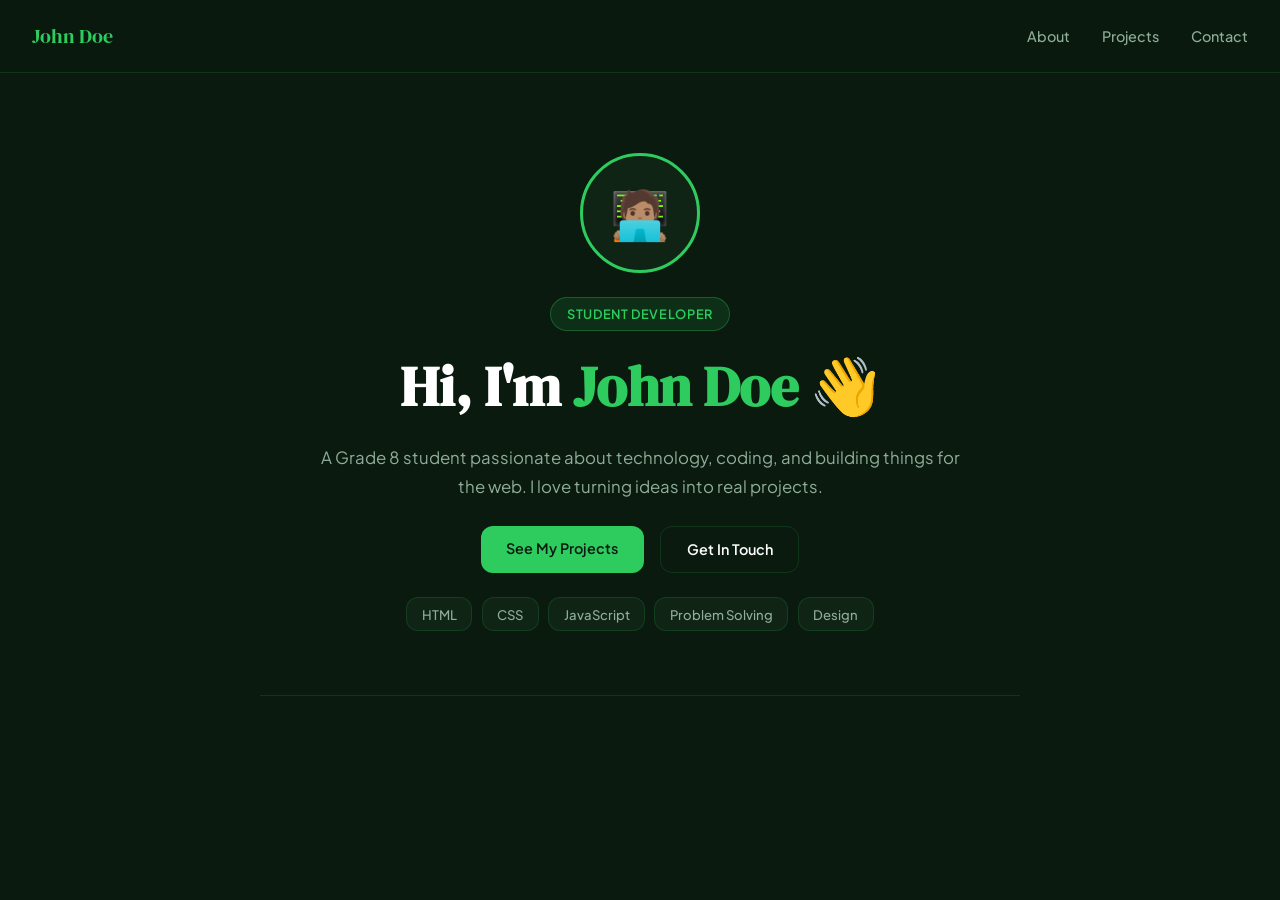
<file: St. Christopher Portfolio/index.html>
<html lang="en">

<head>
  <meta charset="UTF-8" />
  <meta name="viewport" content="width=device-width, initial-scale=1.0" />
  <title>My Portfolio</title>

  <!-- Google Fonts: load our two fonts from the internet -->
  <link rel="preconnect" href="https://fonts.googleapis.com">
  <link rel="preconnect" href="https://fonts.gstatic.com" crossorigin>
  <link
    href="https://fonts.googleapis.com/css2?family=DM+Serif+Display:ital@0;1&family=Plus+Jakarta+Sans:wght@400;500;600;700&display=swap"
    rel="stylesheet">

  <!-- Our stylesheet — this is how we link an external CSS file -->
  <link rel="stylesheet" href="style.css" />
</head>


<body>
  <nav>
    <!-- Brand name / logo — EDIT THIS to your name or nickname -->
    <a href="#" class="nav-brand">John Doe</a>

    <!-- Navigation links — each href="#id" scrolls to that section -->
    <ul class="nav-links">
      <li><a href="#about">About</a></li>
      <li><a href="#projects">Projects</a></li>
      <li><a href="#contact">Contact</a></li>
    </ul>
  </nav>

  <!-- =====================
       HERO SECTION
  ====================== -->
  <section class="hero" id="about">

    <!-- Avatar: replace the emoji with your own -->
    <div class="avatar">🧑🏽‍💻</div>

    <!-- Badge: your role or title — EDIT THIS -->
    <span class="badge">Student Developer</span>

    <!-- Main heading — EDIT the name inside <span> -->
    <h1>Hi, I'm <span>John Doe</span> 👋</h1>

    <!-- Short bio — EDIT THIS with 1-2 sentences about yourself -->
    <p>
      A Grade 8 student passionate about technology, coding, and building
      things for the web. I love turning ideas into real projects.
    </p>

    <!-- Two call-to-action buttons -->
    <div class="hero-buttons">
      <a href="#projects" class="btn btn-primary">See My Projects</a>
      <a href="#contact" class="btn btn-outline">Get In Touch</a>
    </div>

    <!-- Skill tags — EDIT or ADD your own skills -->
    <div class="skills-row">
      <span class="skill-tag">HTML</span>
      <span class="skill-tag">CSS</span>
      <span class="skill-tag">JavaScript</span>
      <span class="skill-tag">Problem Solving</span>
      <span class="skill-tag">Design</span>
    </div>

  </section>

  <hr class="divider">

</body>

</html>
</file>
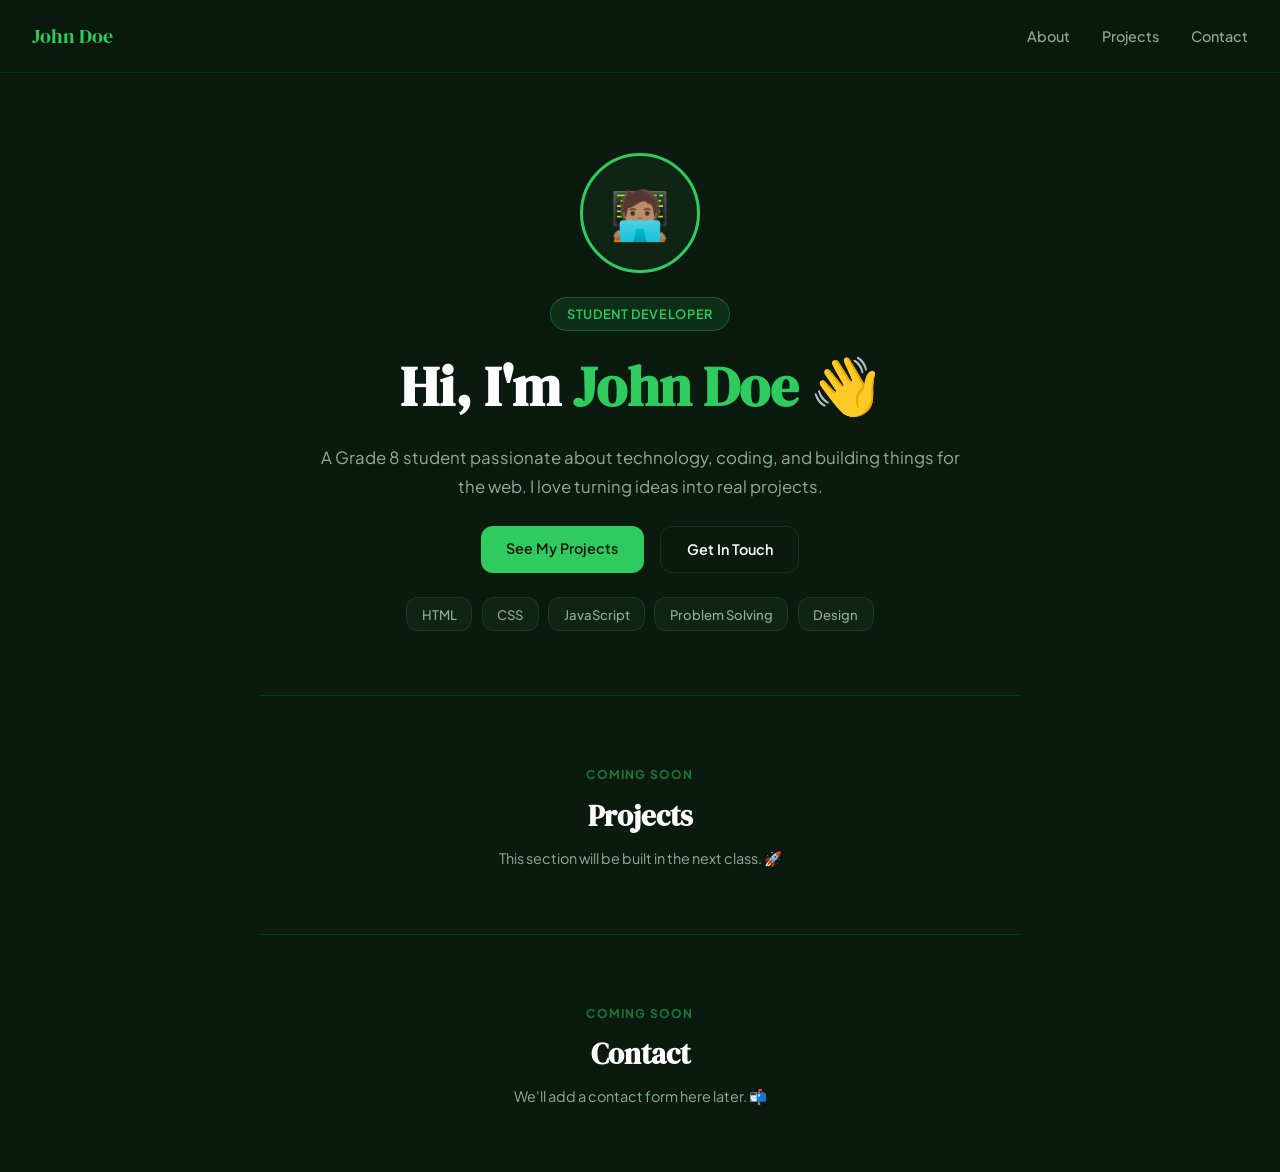
<file: MPJSK/G9 26T2 Portfolio/index.html>
<!DOCTYPE html>
<html lang="en">

<head>
  <meta charset="UTF-8" />
  <meta name="viewport" content="width=device-width, initial-scale=1.0" />
  <title>My Portfolio</title>

  <!-- Google Fonts: load our two fonts from the internet -->
  <link rel="preconnect" href="https://fonts.googleapis.com">
  <link rel="preconnect" href="https://fonts.gstatic.com" crossorigin>
  <link
    href="https://fonts.googleapis.com/css2?family=DM+Serif+Display:ital@0;1&family=Plus+Jakarta+Sans:wght@400;500;600;700&display=swap"
    rel="stylesheet">

  <!-- Our stylesheet — this is how we link an external CSS file -->
  <link rel="stylesheet" href="style.css" />
</head>

<body>

  <!-- =====================
       NAVBAR
  ====================== -->
  <nav>
    <!-- Brand name / logo — EDIT THIS to your name or nickname -->
    <a href="#" class="nav-brand">John Doe</a>

    <!-- Navigation links — each href="#id" scrolls to that section -->
    <ul class="nav-links">
      <li><a href="#about">About</a></li>
      <li><a href="#projects">Projects</a></li>
      <li><a href="#contact">Contact</a></li>
    </ul>
  </nav>


  <!-- =====================
       HERO SECTION
  ====================== -->
  <section class="hero" id="about">

    <!-- Avatar: replace the emoji with your own -->
    <div class="avatar">🧑🏽‍💻</div>

    <!-- Badge: your role or title — EDIT THIS -->
    <span class="badge">Student Developer</span>

    <!-- Main heading — EDIT the name inside <span> -->
    <h1>Hi, I'm <span>John Doe</span> 👋</h1>

    <!-- Short bio — EDIT THIS with 1-2 sentences about yourself -->
    <p>
      A Grade 8 student passionate about technology, coding, and building
      things for the web. I love turning ideas into real projects.
    </p>

    <!-- Two call-to-action buttons -->
    <div class="hero-buttons">
      <a href="#projects" class="btn btn-primary">See My Projects</a>
      <a href="#contact" class="btn btn-outline">Get In Touch</a>
    </div>

    <!-- Skill tags — EDIT or ADD your own skills -->
    <div class="skills-row">
      <span class="skill-tag">HTML</span>
      <span class="skill-tag">CSS</span>
      <span class="skill-tag">JavaScript</span>
      <span class="skill-tag">Problem Solving</span>
      <span class="skill-tag">Design</span>
    </div>

  </section>

  <hr class="divider">

  <!-- PROJECTS — Next Class -->
  <section class="coming-soon" id="projects">
    <span class="section-label">Coming Soon</span>
    <h2>Projects</h2>
    <p>This section will be built in the next class. 🚀</p>
  </section>

  <hr class="divider">

  <!-- CONTACT — Future Class -->
  <section class="coming-soon" id="contact">
    <span class="section-label">Coming Soon</span>
    <h2>Contact</h2>
    <p>We'll add a contact form here later. 📬</p>
  </section>

</body>

</html>
</file>
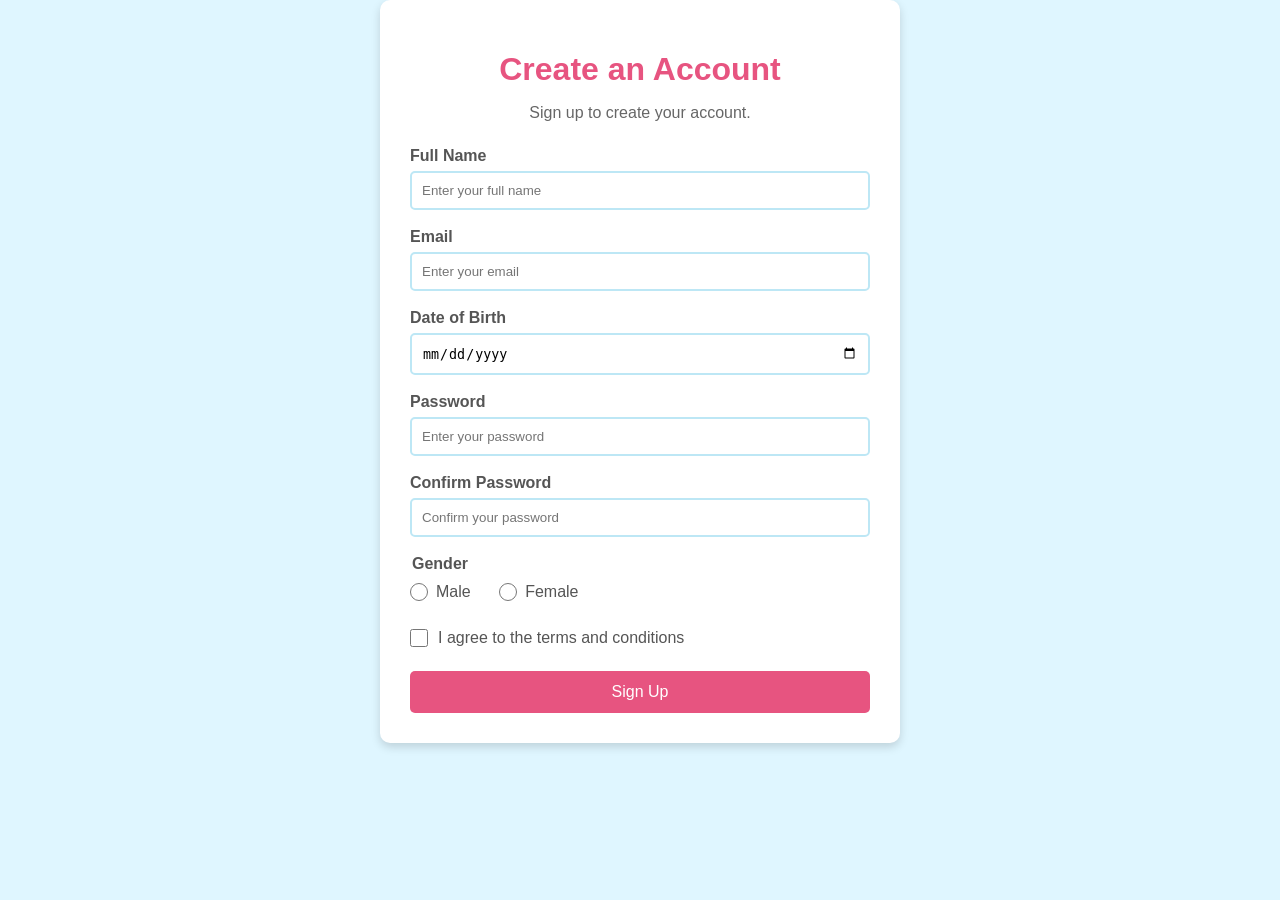
<file: MHSK/form.html>
<!DOCTYPE html>
<html lang="en">

<head>
    <meta charset="UTF-8">
    <title>Sign Up</title>
    <link rel="stylesheet" href="form.css">
</head>

<body>

    <form>

        <h1>Create an Account</h1>

        <p>Sign up to create your account.</p>

        <label for="fullname">Full Name</label>
        <input type="text" id="fullName" placeholder="Enter your full name">

        <label for="email">Email</label>
        <input type="email" id="email" placeholder="Enter your email">

        <label for="DOB">Date of Birth</label>
        <input type="date" id="DOB" placeholder="enter date of birth">

        <label for="password">Password</label>
        <input type="password" id="password" placeholder="Enter your password">

        <label for="confirmPassword">Confirm Password</label>
        <input type="password" id="confirmPassword" placeholder="Confirm your password">

        <fieldset class="gender-group">
            <legend>Gender</legend>

            <label class="radio-option" for="male">
                <input type="radio" id="male" name="gender" value="male" required>
                <span>Male</span>
            </label>

            <label class="radio-option" for="female">
                <input type="radio" id="female" name="gender" value="female">
                <span>Female</span>
            </label>
        </fieldset>

        <label class="checkbox-option" for="terms">
            <input type="checkbox" id="terms" name="terms" required>
            <span>I agree to the terms and conditions</span>
        </label>

        <button type="submit">Sign Up</button>

    </form>

</body>

</html>
</file>
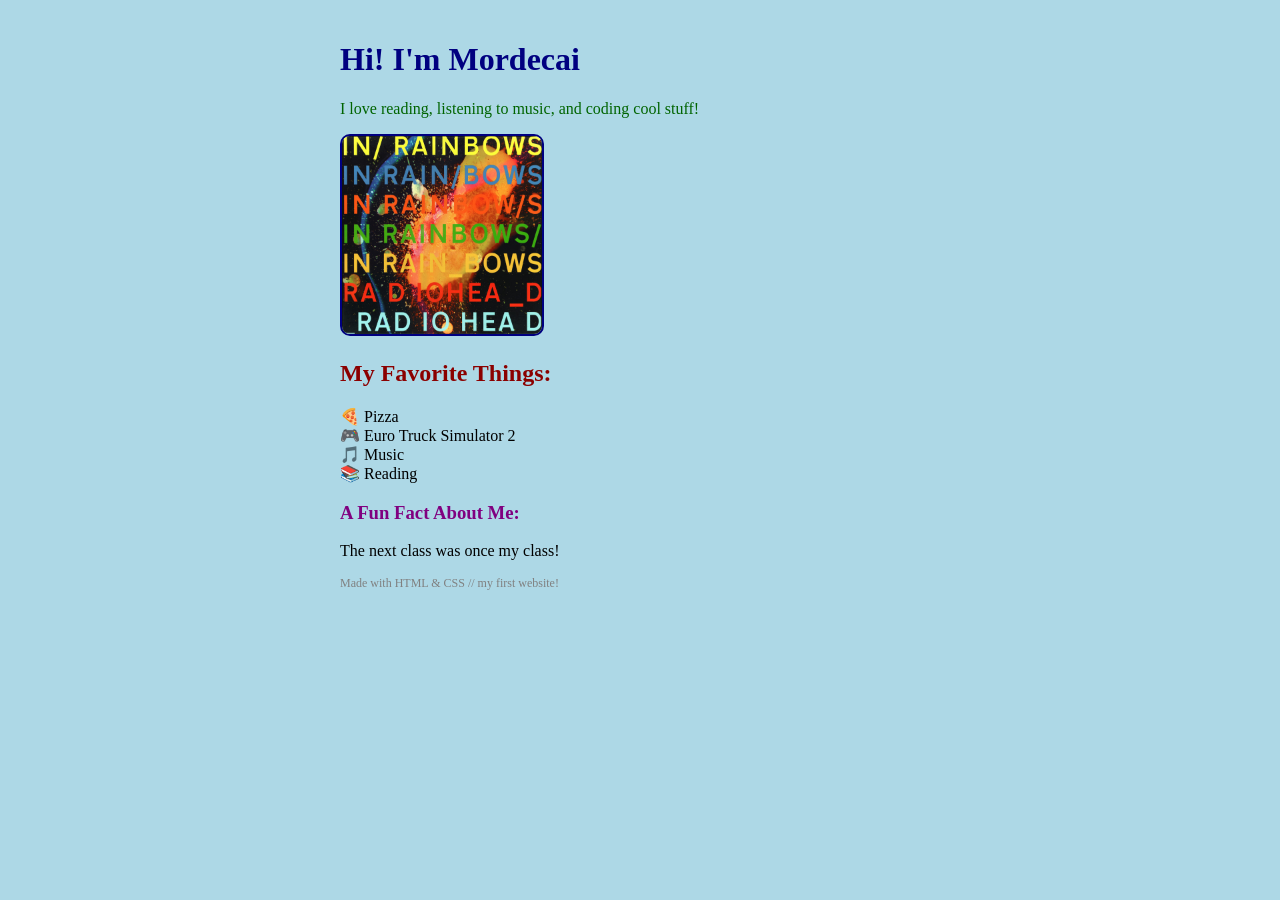
<file: MPJSK/final-website.html>
<!DOCTYPE html>
<html>

<head>
  <title>My Profile Page</title>
</head>

<body style="background-color: lightblue; max-width: 600px; margin: auto; padding: 20px;">
   
  <h1 style="color: navy;">Hi! I'm Mordecai</h1>

  <p style="color: darkgreen;">I love reading, listening to music, and coding cool stuff!</p>

  <img src="./images/in-rainbows.jpg" alt="In Rainbows Album Cover" width="200"
    style="border-radius: 10px; border: 2px solid navy;" />

  <h2 style="color: darkred;">My Favorite Things:</h2>
  <ul style="list-style: none; padding: 0;">
    <li>🍕 Pizza</li>
    <li>🎮 Euro Truck Simulator 2</li>
    <li>🎵 Music</li>
    <li>📚 Reading</li>
  </ul>

  <h3 style="color: purple;">A Fun Fact About Me:</h3>
  <p style="color: black;">The next class was once my class!</p>

  <p style="font-size: 12px; color: gray;">Made with HTML & CSS // my first website!</p>

</body>

</html>
</file>
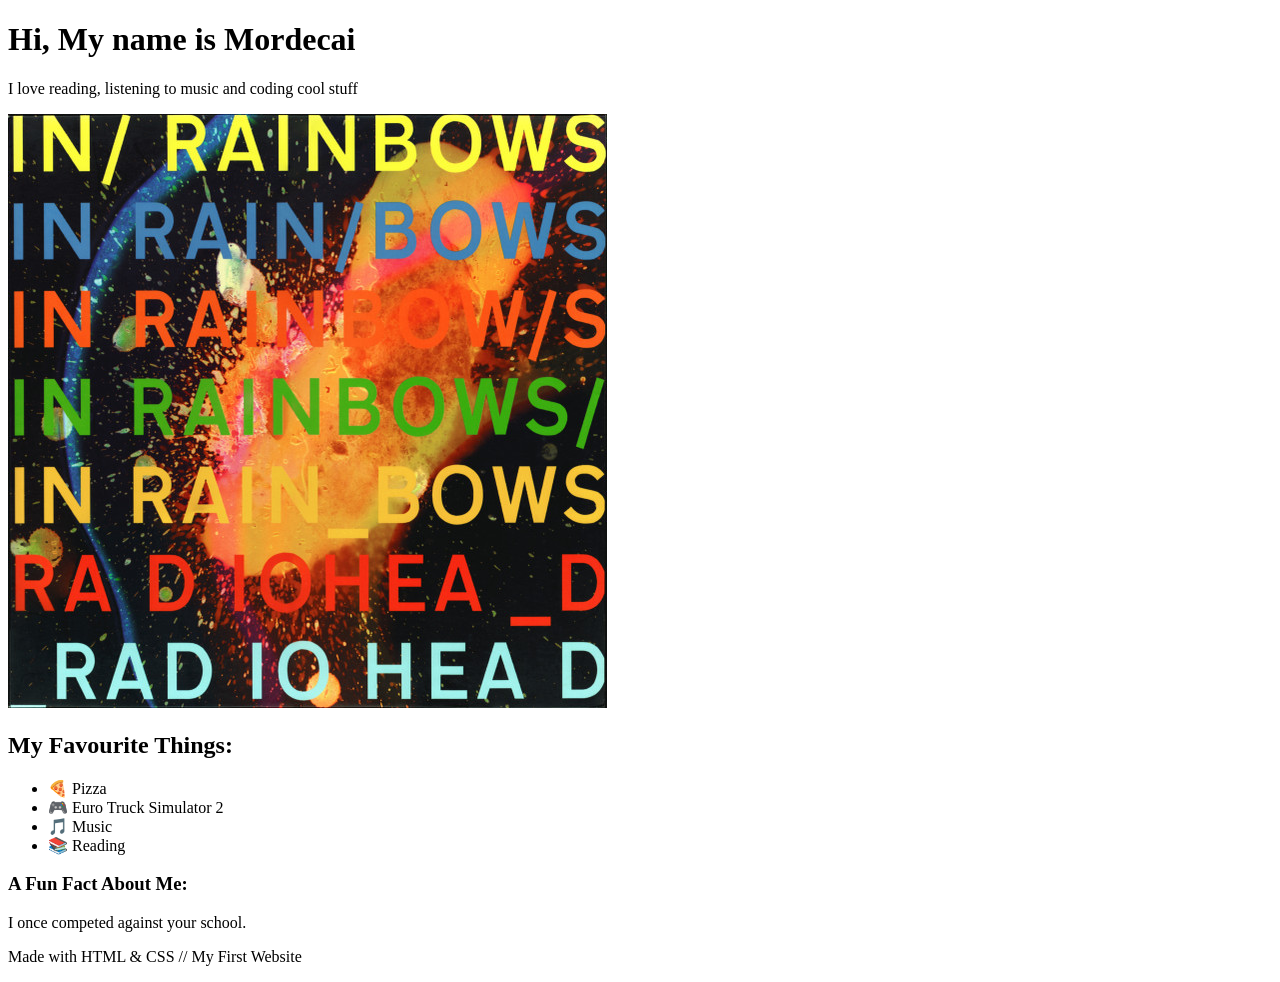
<file: MPJSK/lesson-1.html>
<!DOCTYPE html>
<html>

<head>
  <title>My Profile Page</title>
</head>

<body>
  <h1>Hi, My name is Mordecai</h1>

  <p>I love reading, listening to music and coding cool stuff</p>

  <img src="images/in-rainbows.jpg" alt="In Rainbows Album Cover">

  <h2>My Favourite Things:</h2>
  <ul>
    <li>🍕 Pizza</li>
    <li>🎮 Euro Truck Simulator 2</li>
    <li>🎵 Music</li>
    <li>📚 Reading</li>
  </ul>

  <h3>A Fun Fact About Me:</h3>
  <p>I once competed against your school.</p>

  <p>Made with HTML & CSS // My First Website</p>
</body>

</html>
</file>
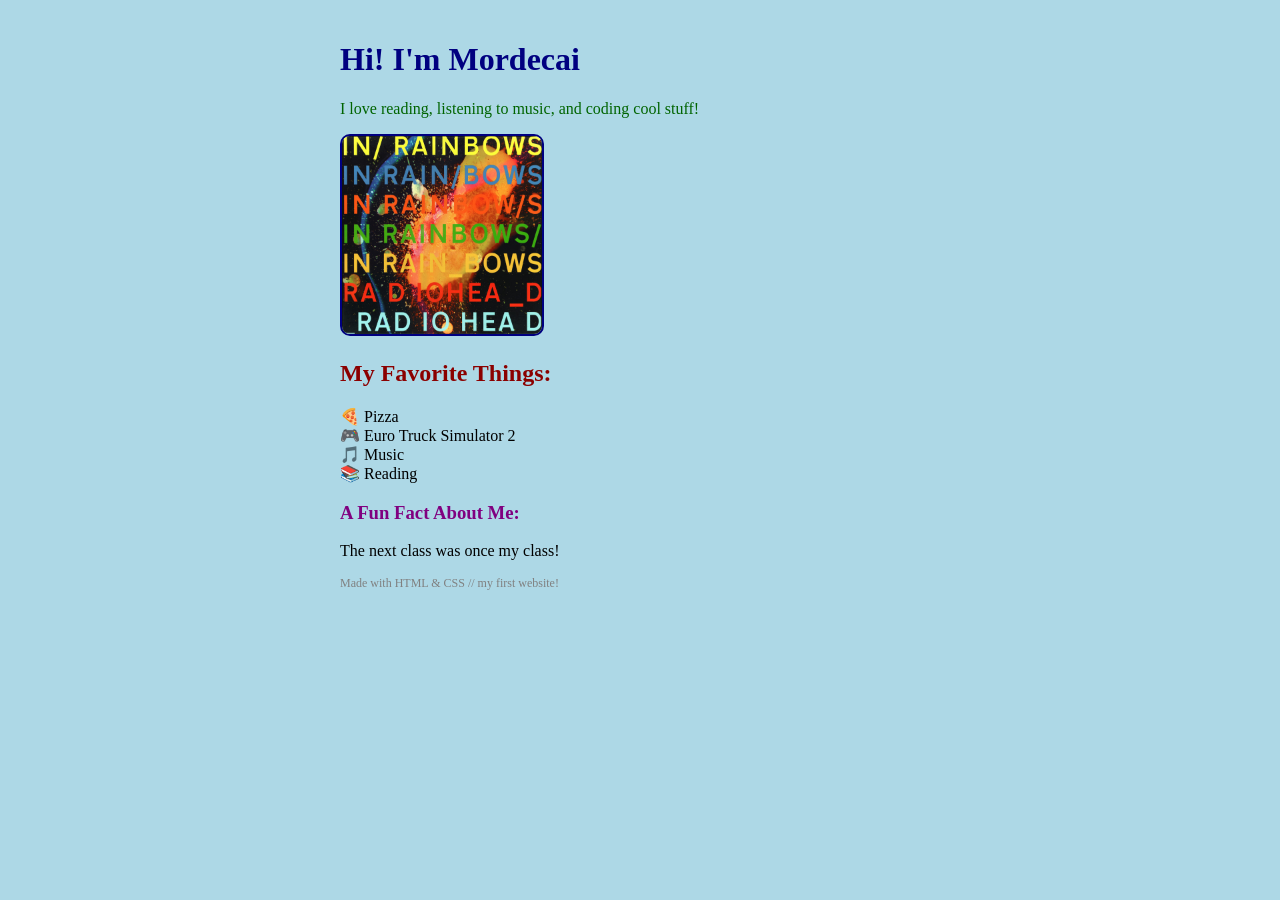
<file: SSS/final-website.html>
<!DOCTYPE html>
<html>

<head>
  <title>My Profile Page</title>
</head>

<body style="background-color: lightblue; max-width: 600px; margin: auto; padding: 20px;">

  <h1 style="color: navy;">Hi! I'm Mordecai</h1>

  <p style="color: darkgreen;">I love reading, listening to music, and coding cool stuff!</p>

  <img src="./images/in-rainbows.jpg" alt="In Rainbows Album Cover" width="200"
    style="border-radius: 10px; border: 2px solid navy;" />

  <h2 style="color: darkred;">My Favorite Things:</h2>
  <ul style="list-style: none; padding: 0;">
    <li>🍕 Pizza</li>
    <li>🎮 Euro Truck Simulator 2</li>
    <li>🎵 Music</li>
    <li>📚 Reading</li>
  </ul>

  <h3 style="color: purple;">A Fun Fact About Me:</h3>
  <p style="color: black;">The next class was once my class!</p>

  <p style="font-size: 12px; color: gray;">Made with HTML & CSS // my first website!</p>

</body>

</html>
</file>
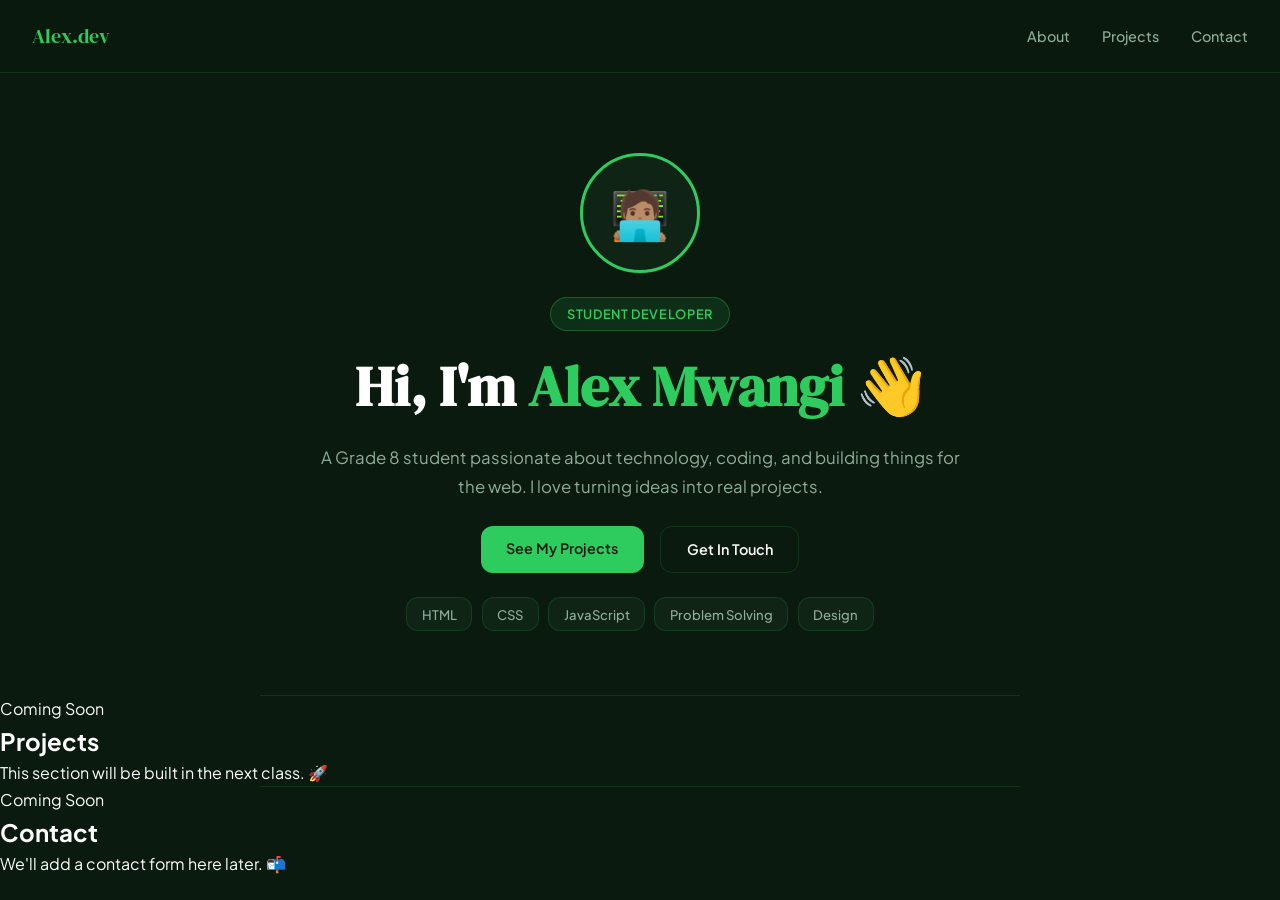
<file: St. Christopher Portfolio/index-reference.html>
<!DOCTYPE html>
<html lang="en">

<head>
  <meta charset="UTF-8" />
  <meta name="viewport" content="width=device-width, initial-scale=1.0" />
  <title>My Portfolio</title>

  <!-- Google Fonts: load our two fonts from the internet -->
  <link rel="preconnect" href="https://fonts.googleapis.com">
  <link rel="preconnect" href="https://fonts.gstatic.com" crossorigin>
  <link
    href="https://fonts.googleapis.com/css2?family=DM+Serif+Display:ital@0;1&family=Plus+Jakarta+Sans:wght@400;500;600;700&display=swap"
    rel="stylesheet">

  <!-- Our stylesheet — this is how we link an external CSS file -->
  <link rel="stylesheet" href="style.css" />
</head>

<body>

  <!-- =====================
       NAVBAR
  ====================== -->
  <nav>
    <!-- Brand name / logo — EDIT THIS to your name or nickname -->
    <a href="#" class="nav-brand">Alex.dev</a>

    <!-- Navigation links — each href="#id" scrolls to that section -->
    <ul class="nav-links">
      <li><a href="#about">About</a></li>
      <li><a href="#projects">Projects</a></li>
      <li><a href="#contact">Contact</a></li>
    </ul>
  </nav>


  <!-- =====================
       HERO SECTION
       This is what we build today!
  ====================== -->
  <section class="hero" id="about">

    <!-- Avatar: replace the emoji with your own -->
    <div class="avatar">🧑🏽‍💻</div>

    <!-- Badge: your role or title — EDIT THIS -->
    <span class="badge">Student Developer</span>

    <!-- Main heading — EDIT the name inside <span> -->
    <h1>Hi, I'm <span>Alex Mwangi</span> 👋</h1>

    <!-- Short bio — EDIT THIS with 1-2 sentences about yourself -->
    <p>
      A Grade 8 student passionate about technology, coding, and building
      things for the web. I love turning ideas into real projects.
    </p>

    <!-- Two call-to-action buttons -->
    <div class="hero-buttons">
      <a href="#projects" class="btn btn-primary">See My Projects</a>
      <a href="#contact" class="btn btn-outline">Get In Touch</a>
    </div>

    <!-- Skill tags — EDIT or ADD your own skills -->
    <div class="skills-row">
      <span class="skill-tag">HTML</span>
      <span class="skill-tag">CSS</span>
      <span class="skill-tag">JavaScript</span>
      <span class="skill-tag">Problem Solving</span>
      <span class="skill-tag">Design</span>
    </div>

  </section>

  <hr class="divider">

  <!-- PROJECTS — Next Class -->
  <section class="coming-soon" id="projects">
    <span class="section-label">Coming Soon</span>
    <h2>Projects</h2>
    <p>This section will be built in the next class. 🚀</p>
  </section>

  <hr class="divider">

  <!-- CONTACT — Future Class -->
  <section class="coming-soon" id="contact">
    <span class="section-label">Coming Soon</span>
    <h2>Contact</h2>
    <p>We'll add a contact form here later. 📬</p>
  </section>

</body>

</html>
</file>
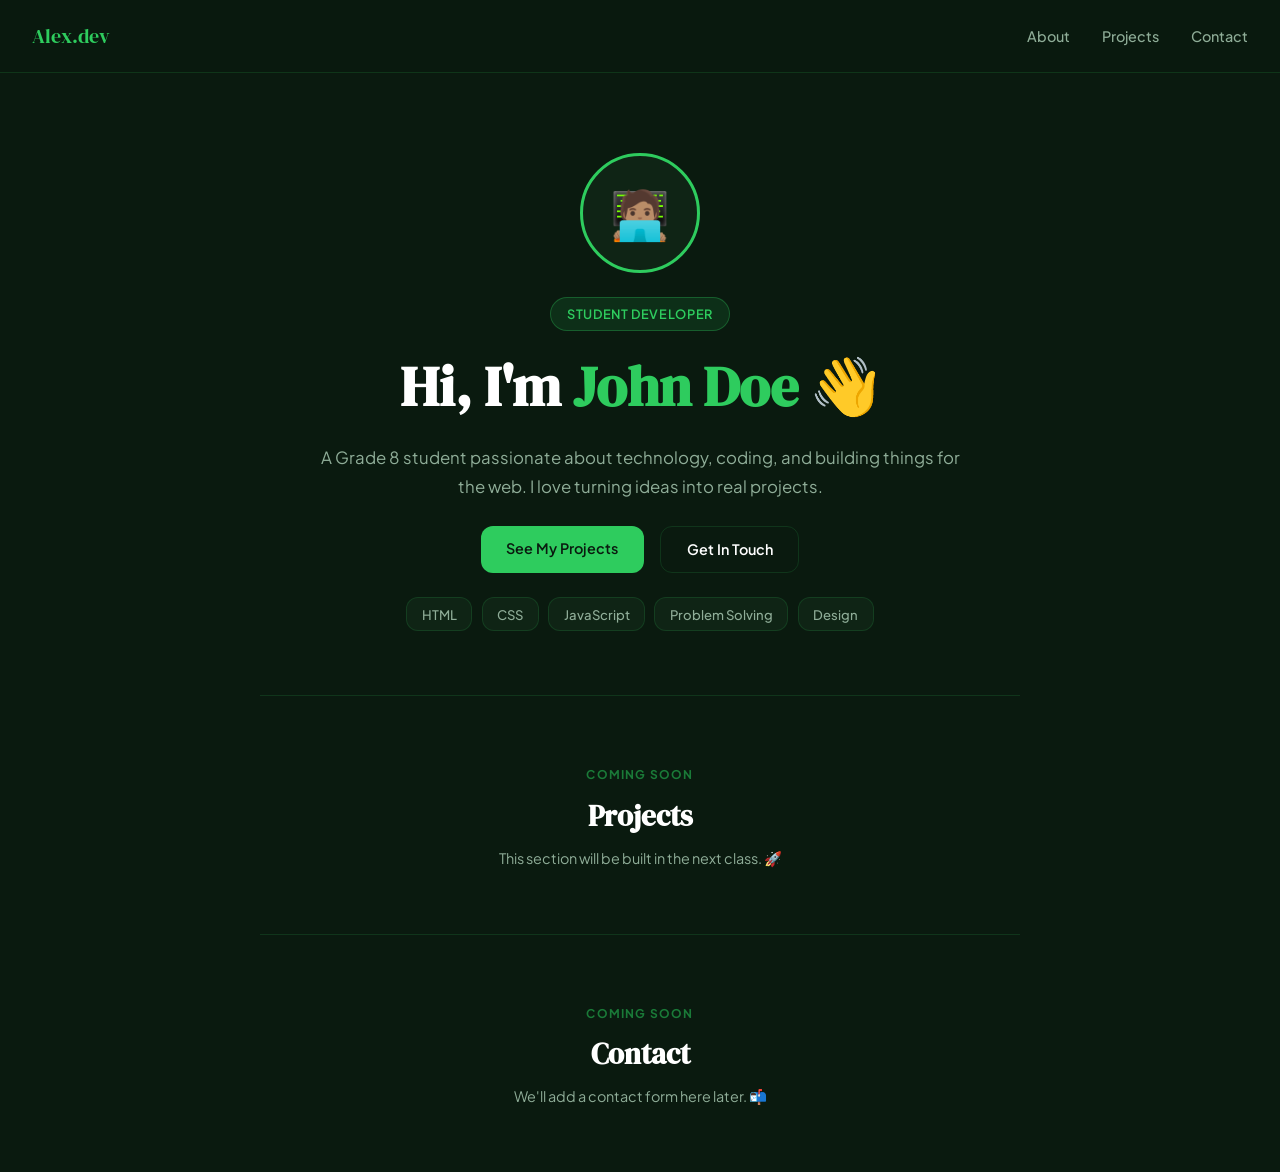
<file: St. Christopher Portfolio/reference-index.html>
<!DOCTYPE html>
<html lang="en">

<head>
  <meta charset="UTF-8" />
  <meta name="viewport" content="width=device-width, initial-scale=1.0" />
  <title>My Portfolio</title>

  <!-- Google Fonts: load our two fonts from the internet -->
  <link rel="preconnect" href="https://fonts.googleapis.com">
  <link rel="preconnect" href="https://fonts.gstatic.com" crossorigin>
  <link
    href="https://fonts.googleapis.com/css2?family=DM+Serif+Display:ital@0;1&family=Plus+Jakarta+Sans:wght@400;500;600;700&display=swap"
    rel="stylesheet">

  <!-- Our stylesheet — this is how we link an external CSS file -->
  <link rel="stylesheet" href="reference-style.css" />
</head>

<body>

  <!-- =====================
       NAVBAR
  ====================== -->
  <nav>
    <!-- Brand name / logo — EDIT THIS to your name or nickname -->
    <a href="#" class="nav-brand">Alex.dev</a>

    <!-- Navigation links — each href="#id" scrolls to that section -->
    <ul class="nav-links">
      <li><a href="#about">About</a></li>
      <li><a href="#projects">Projects</a></li>
      <li><a href="#contact">Contact</a></li>
    </ul>
  </nav>


  <!-- =====================
       HERO SECTION
  ====================== -->
  <section class="hero" id="about">

    <!-- Avatar: replace the emoji with your own -->
    <div class="avatar">🧑🏽‍💻</div>

    <!-- Badge: your role or title — EDIT THIS -->
    <span class="badge">Student Developer</span>

    <!-- Main heading — EDIT the name inside <span> -->
    <h1>Hi, I'm <span>John Doe</span> 👋</h1>

    <!-- Short bio — EDIT THIS with 1-2 sentences about yourself -->
    <p>
      A Grade 8 student passionate about technology, coding, and building
      things for the web. I love turning ideas into real projects.
    </p>

    <!-- Two call-to-action buttons -->
    <div class="hero-buttons">
      <a href="#projects" class="btn btn-primary">See My Projects</a>
      <a href="#contact" class="btn btn-outline">Get In Touch</a>
    </div>

    <!-- Skill tags — EDIT or ADD your own skills -->
    <div class="skills-row">
      <span class="skill-tag">HTML</span>
      <span class="skill-tag">CSS</span>
      <span class="skill-tag">JavaScript</span>
      <span class="skill-tag">Problem Solving</span>
      <span class="skill-tag">Design</span>
    </div>

  </section>

  <hr class="divider">

  <!-- PROJECTS — Next Class -->
  <section class="coming-soon" id="projects">
    <span class="section-label">Coming Soon</span>
    <h2>Projects</h2>
    <p>This section will be built in the next class. 🚀</p>
  </section>

  <hr class="divider">

  <!-- CONTACT — Future Class -->
  <section class="coming-soon" id="contact">
    <span class="section-label">Coming Soon</span>
    <h2>Contact</h2>
    <p>We'll add a contact form here later. 📬</p>
  </section>

</body>

</html>
</file>
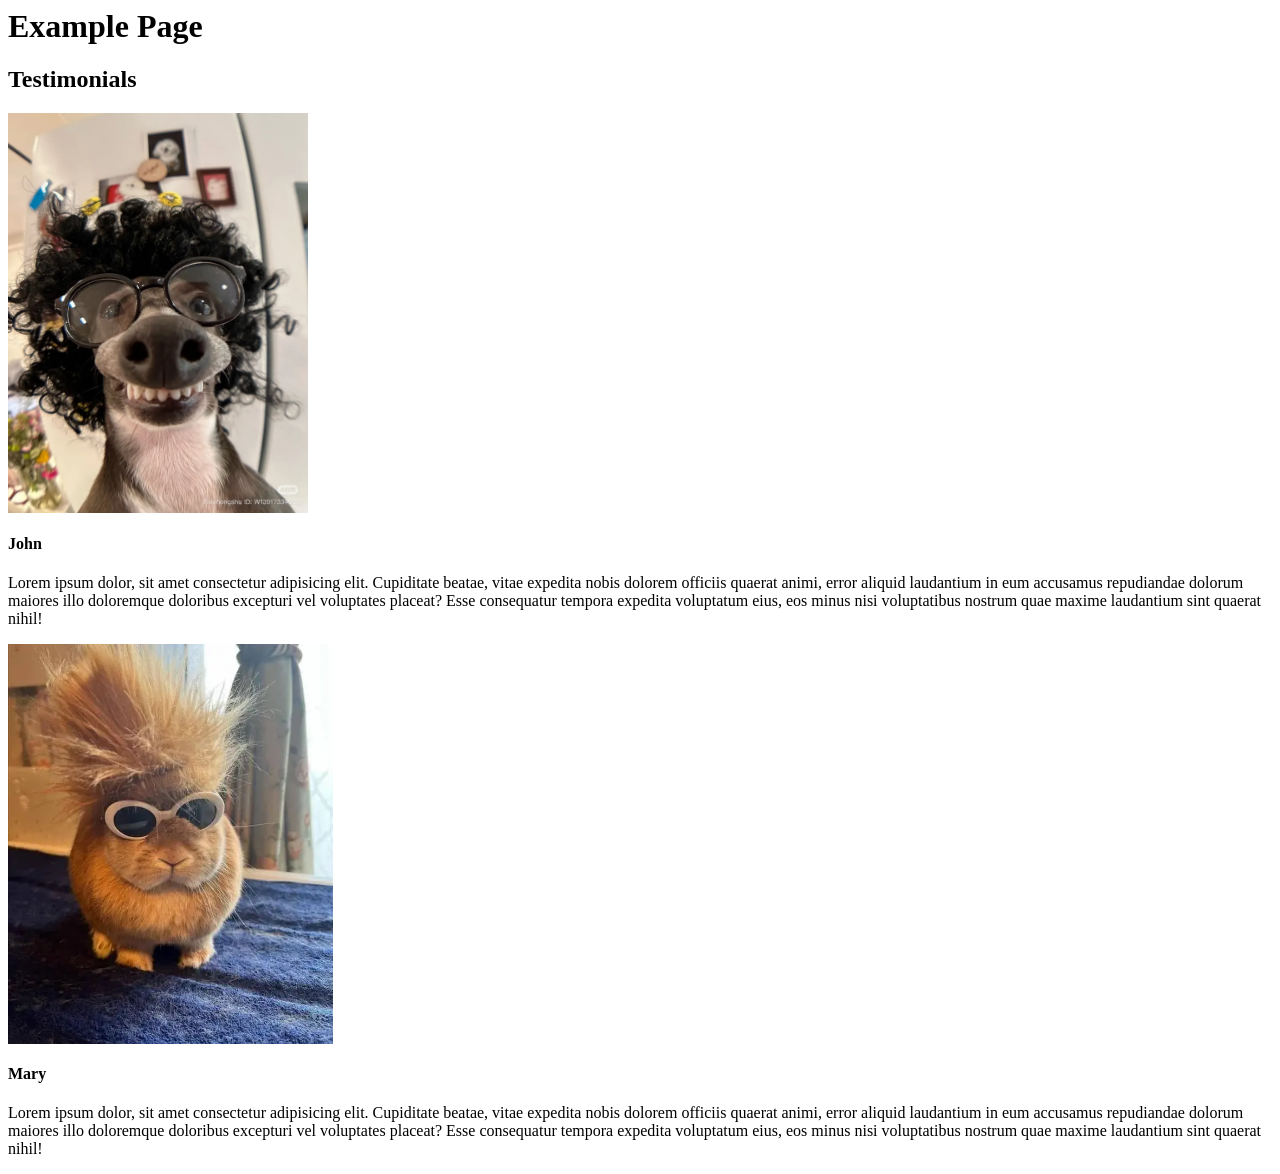
<file: MPJSK/G9 26T2 Portfolio/testimonials.html>
<html lang="en">
<head>
	<meta charset="UTF-8">
	<meta name="viewport" content="width=device-width, initial-scale=1.0">
	<title>Example Page</title>
</head>
<body>
    <h1>Example Page</h1>

    <section id="testimonials">
        <h2>Testimonials</h2>

        <div class="testimonial-container">
            <div class="testimonial-card">
                <img src="Images/smiley-dog.webp" alt="A dog with a wide smile, funky hair and glasses" height="400px">
                <h4>John</h4>
                <p>Lorem ipsum dolor, sit amet consectetur adipisicing elit. Cupiditate beatae, vitae expedita nobis dolorem officiis quaerat animi, error aliquid laudantium in eum accusamus repudiandae dolorum maiores illo doloremque doloribus excepturi vel voluptates placeat? Esse consequatur tempora expedita voluptatum eius, eos minus nisi voluptatibus nostrum quae maxime laudantium sint quaerat nihil!</p>
            </div>
            <div class="testimonial-card">
                <img src="Images/cool-bunny.webp" alt="A bunny with rocky hair and sunglasses on" height="400px">
                <h4>Mary</h4>
                <p>Lorem ipsum dolor, sit amet consectetur adipisicing elit. Cupiditate beatae, vitae expedita nobis dolorem officiis quaerat animi, error aliquid laudantium in eum accusamus repudiandae dolorum maiores illo doloremque doloribus excepturi vel voluptates placeat? Esse consequatur tempora expedita voluptatum eius, eos minus nisi voluptatibus nostrum quae maxime laudantium sint quaerat nihil!</p>
            </div>
        </div>
    </section>

</body>
</html>
</file>
<file: St. Christopher Portfolio/style.css>
/*
  ================================================
  PORTFOLIO STYLESHEET — style.css
  Pixel Academy | St. Christopher School (Grade 8 & 9)
  ================================================

  HOW THIS FILE IS ORGANISED:
  1. CSS Variables  — our "colour & font settings"
  2. Base Reset     — removes browser default spacing
  3. Navbar         — the top navigation bar
  4. Hero Section   — the main profile area
  5. Buttons        — primary and outline button styles
  6. Skill Tags     — the little label chips
  7. Divider        — the thin line between sections
  8. Placeholders   — "Coming Soon" sections
  9. Responsive     — adjustments for smaller screens
*/

/* ============================================================
   1. CSS VARIABLES
   ============================================================
   Think of variables like named boxes that store a value.
   Instead of typing the same colour 20 times, we give it
   a name and use that name everywhere.

   Syntax:   --name: value;
   Usage:    color: var(--green);

   WHY THIS IS POWERFUL: if we want to change the brand
   colour from green to blue, we change it in ONE place here
   and it updates the entire page automatically.
============================================================ */
:root {
  /* Background colours — dark forest green theme */
  --bg: #0a1a0f; /* main page background */
  --surface: #0f2415; /* slightly lighter background for cards/boxes */

  /* Border colour — semi-transparent green line */
  --border: rgba(46, 204, 94, 0.15);

  /* Accent colours */
  --green: #2ecc5e; /* bright green — used for highlights & buttons */
  --green-dim: #1a7a38; /* darker green — used for subtle labels */

  /* Text colours */
  --text: #ffffff; /* main text — white */
  --text-muted: #8fad98; /* secondary text — softer, less important */

  /* Fonts */
  --font-head: "DM Serif Display", Georgia, serif; /* headings font */
  --font-body: "Plus Jakarta Sans", sans-serif; /* body/paragraph font */

  /* Reusable values */
  --radius: 12px; /* how rounded our corners are */
  --transition: 200ms ease; /* how fast hover animations happen */
}

/* ============================================================
   2. BASE RESET
   ============================================================
   Different browsers (Chrome, Firefox, Safari) add their own
   default margins and padding to elements. This causes pages
   to look different across browsers.

   We "reset" them here so we start from a clean slate and
   have full control over spacing ourselves.
============================================================ */

/* Apply to EVERY element on the page */
*,
*::before,
*::after {
  box-sizing: border-box; /* padding doesn't add to the width — more predictable */
  margin: 0; /* remove default outer spacing */
  padding: 0; /* remove default inner spacing */
}

/* Styles for the whole page */
body {
  font-family: var(--font-body); /* use our body font variable */
  background-color: var(--bg); /* dark green background */
  color: var(--text); /* white text by default */
  min-height: 100dvh; /* page is at least the full screen height */
  line-height: 1.6; /* comfortable spacing between lines of text */
  -webkit-font-smoothing: antialiased; /* makes text look crisper on screens */
}

/* ============================================================
   3. NAVBAR
   ============================================================
   The navigation bar is the strip at the top of the page
   with the site name on the left and links on the right.

   KEY CONCEPT — Flexbox:
   display: flex turns a container into a "flex container".
   Its children line up in a row by default.
   justify-content: space-between pushes them to opposite ends.
   align-items: center aligns them vertically in the middle.
============================================================ */
nav {
  display: flex; /* lay children out in a row */
  justify-content: space-between; /* brand on left, links on right */
  align-items: center; /* vertically centre everything */
  padding: 1.25rem 2rem; /* space inside: top/bottom | left/right */
  border-bottom: 1px solid var(--border); /* thin line under the nav */

  /* Sticky: stays at the top when the user scrolls */
  position: sticky;
  top: 0;

  /* Frosted glass effect */
  background: rgba(10, 26, 15, 0.85); /* semi-transparent background */
  backdrop-filter: blur(12px); /* blurs whatever is behind the nav */

  z-index: 100; /* makes sure the nav sits on TOP of all other content */
}

/* The site name / logo text */
.nav-brand {
  font-family: var(--font-head); /* use the heading font */
  font-size: 1.25rem;
  color: var(--green); /* bright green accent */
  text-decoration: none; /* remove the underline from the link */
}

/* The row of navigation links */
.nav-links {
  display: flex; /* lay links out in a row */
  gap: 2rem; /* space between each link */
  list-style: none; /* remove the bullet points from the <ul> */
}

/* Each individual link */
.nav-links a {
  color: var(--text-muted); /* muted colour by default */
  text-decoration: none; /* no underline */
  font-size: 0.9rem;
  font-weight: 500;
  transition: color var(--transition); /* smooth colour change on hover */
}

/* When the user hovers over a link */
.nav-links a:hover {
  color: var(--green); /* change to bright green */
}

/* ============================================================
   4. HERO SECTION
   ============================================================
   The hero is the main profile block — it contains the avatar,
   name, bio, buttons and skill tags all stacked vertically
   and centred in the middle of the page.

   KEY CONCEPT — flex-direction: column
   By default flex lays items in a ROW (left to right).
   flex-direction: column changes this to a COLUMN (top to bottom).
   Combined with align-items: center, everything is centred.
============================================================ */
.hero {
  display: flex;
  flex-direction: column; /* stack children vertically */
  align-items: center; /* centre everything horizontally */
  text-align: center; /* centre the text inside each child */
  padding: 5rem 2rem 4rem; /* top | left+right | bottom */
  gap: 1.5rem; /* space between each child element */
  max-width: 760px; /* don't let the section get too wide */
  margin: 0 auto; /* centre the whole section on the page */
}

/* ---- Avatar ---- */
/*
  The avatar is a circle with a green border.
  border-radius: 50% is what makes a square into a perfect circle.
*/
.avatar {
  width: 120px;
  height: 120px;
  border-radius: 50%; /* perfect circle */
  border: 3px solid var(--green); /* green ring around the circle */
  background-color: var(--surface); /* dark background inside */
  display: flex;
  align-items: center;
  justify-content: center;
  font-size: 3rem; /* large emoji size */
}

/* ---- Role Badge ---- */
/*
  The small pill-shaped label above the name (e.g. "Student Developer").
  border-radius: 999px makes a fully rounded "pill" shape on any size element.
*/
.badge {
  background: rgba(46, 204, 94, 0.12); /* very faint green background */
  color: var(--green);
  border: 1px solid rgba(46, 204, 94, 0.3);
  padding: 0.35rem 1rem;
  border-radius: 999px; /* pill shape */
  font-size: 0.8rem;
  font-weight: 600;
  letter-spacing: 0.05em; /* slight spacing between letters */
  text-transform: uppercase; /* all caps */
}

/* ---- Main Heading (Name) ---- */
/*
  clamp(min, preferred, max) is a fluid font size.
  The font grows and shrinks with the screen, but never
  goes below 2.2rem or above 3.5rem.
*/
.hero h1 {
  font-family: var(--font-head); /* use the elegant heading font */
  font-size: clamp(2.2rem, 6vw, 3.5rem); /* fluid: grows with screen width */
  line-height: 1.15; /* tight line height for large headings */
}

/* The <span> inside h1 wraps the name so we can colour just that part */
.hero h1 span {
  color: var(--green);
}

/* ---- Bio Paragraph ---- */
.hero p {
  font-size: 1.05rem;
  color: var(--text-muted); /* softer colour — less important than the name */
  max-width: 55ch; /* limit line length for readability (55 characters) */
  line-height: 1.75; /* extra line spacing for comfortable reading */
}

/* ============================================================
   5. BUTTONS
   ============================================================
   We have two button styles that share a base .btn class,
   then each gets its own extra class for colour.

   .btn         — shared size, shape, font
   .btn-primary — solid green fill (main action)
   .btn-outline — transparent with a border (secondary action)

   KEY CONCEPT — Multiple Classes
   An element can have more than one class:
   <a class="btn btn-primary"> applies BOTH sets of styles.
============================================================ */

/* Wrapper that holds both buttons side by side */
.hero-buttons {
  display: flex;
  gap: 1rem;
  flex-wrap: wrap; /* if screen is narrow, buttons wrap to next line */
  justify-content: center;
}

/* Shared base styles for ALL buttons */
.btn {
  padding: 0.7rem 1.6rem;
  border-radius: var(--radius); /* use our --radius variable */
  font-size: 0.9rem;
  font-weight: 600;
  cursor: pointer; /* shows the hand cursor on hover */
  text-decoration: none; /* removes underline (it's an <a> tag) */
  transition: all var(--transition); /* smooth hover animation */
  border: none;
}

/* Primary button — solid green */
.btn-primary {
  background: var(--green);
  color: #0a1a0f; /* dark text on green background for contrast */
}
.btn-primary:hover {
  background: #25b850; /* slightly darker green on hover */
  transform: translateY(-2px); /* tiny lift effect */
}

/* Outline button — transparent with a border */
.btn-outline {
  background: transparent;
  border: 1px solid var(--border);
  color: var(--text);
}
.btn-outline:hover {
  border-color: var(--green); /* border turns green on hover */
  color: var(--green);
}

/* ============================================================
   6. SKILL TAGS
   ============================================================
   Small rectangular chips that list the student's skills.
   They sit in a row and wrap onto the next line if needed.
============================================================ */

/* Container that holds all the tags */
.skills-row {
  display: flex;
  flex-wrap: wrap; /* wrap to next line when there's no space */
  gap: 0.6rem;
  justify-content: center;
}

/* Each individual skill chip */
.skill-tag {
  background: var(--surface);
  border: 1px solid var(--border);
  color: var(--text-muted);
  padding: 0.35rem 0.9rem;
  border-radius: var(--radius);
  font-size: 0.82rem;
  font-weight: 500;
  transition: all var(--transition);
}

/* On hover — the tag lights up green */
.skill-tag:hover {
  border-color: var(--green);
  color: var(--green);
  background: rgba(46, 204, 94, 0.05); /* very faint green glow */
}

/* ============================================================
   7. DIVIDER
   ============================================================
   A thin horizontal line used to visually separate sections.
   We remove the default <hr> border and replace it with a
   custom border-top using our --border variable.
============================================================ */
.divider {
  width: 100%;
  max-width: 760px;
  margin: 0 auto; /* centre it on the page */
  border: none; /* remove default <hr> styling */
  border-top: 1px solid var(--border); /* our custom thin line */
}
</file>
<file: MPJSK/G9 26T2 Portfolio/style.css>
/*
  ================================================
  PORTFOLIO STYLESHEET — style.css
  Pixel Academy | MPJSK (Grade 9)
  ================================================

  HOW THIS FILE IS ORGANISED:
  1. CSS Variables  — our "colour & font settings"
  2. Base Reset     — removes browser default spacing
  3. Navbar         — the top navigation bar
  4. Hero Section   — the main profile area
  5. Buttons        — primary and outline button styles
  6. Skill Tags     — the little label chips
  7. Divider        — the thin line between sections
  8. Placeholders   — "Coming Soon" sections
  9. Responsive     — adjustments for smaller screens
*/

/* ============================================================
   1. CSS VARIABLES
   ============================================================
   Think of variables like named boxes that store a value.
   Instead of typing the same colour 20 times, we give it
   a name and use that name everywhere.

   Syntax:   --name: value;
   Usage:    color: var(--green);

   WHY THIS IS POWERFUL: if we want to change the brand
   colour from green to blue, we change it in ONE place here
   and it updates the entire page automatically.
============================================================ */
:root {
  /* Background colours — dark forest green theme */
  --bg: #0a1a0f; /* main page background */
  --surface: #0f2415; /* slightly lighter background for cards/boxes */

  /* Border colour — semi-transparent green line */
  --border: rgba(46, 204, 94, 0.15);

  /* Accent colours */
  --green: #2ecc5e; /* bright green — used for highlights & buttons */
  --green-dim: #1a7a38; /* darker green — used for subtle labels */

  /* Text colours */
  --text: #ffffff; /* main text — white */
  --text-muted: #8fad98; /* secondary text — softer, less important */

  /* Fonts */
  --font-head: "DM Serif Display", Georgia, serif; /* headings font */
  --font-body: "Plus Jakarta Sans", sans-serif; /* body/paragraph font */

  /* Reusable values */
  --radius: 12px; /* how rounded our corners are */
  --transition: 200ms ease; /* how fast hover animations happen */
}

/* ============================================================
   2. BASE RESET
   ============================================================
   Different browsers (Chrome, Firefox, Safari) add their own
   default margins and padding to elements. This causes pages
   to look different across browsers.

   We "reset" them here so we start from a clean slate and
   have full control over spacing ourselves.
============================================================ */

/* Apply to EVERY element on the page */
*,
*::before,
*::after {
  box-sizing: border-box; /* padding doesn't add to the width — more predictable */
  margin: 0; /* remove default outer spacing */
  padding: 0; /* remove default inner spacing */
}

/* Styles for the whole page */
body {
  font-family: var(--font-body); /* use our body font variable */
  background-color: var(--bg); /* dark green background */
  color: var(--text); /* white text by default */
  min-height: 100dvh; /* page is at least the full screen height */
  line-height: 1.6; /* comfortable spacing between lines of text */
  -webkit-font-smoothing: antialiased; /* makes text look crisper on screens */
}

/* ============================================================
   3. NAVBAR
   ============================================================
   The navigation bar is the strip at the top of the page
   with the site name on the left and links on the right.

   KEY CONCEPT — Flexbox:
   display: flex turns a container into a "flex container".
   Its children line up in a row by default.
   justify-content: space-between pushes them to opposite ends.
   align-items: center aligns them vertically in the middle.
============================================================ */
nav {
  display: flex; /* lay children out in a row */
  justify-content: space-between; /* brand on left, links on right */
  align-items: center; /* vertically centre everything */
  padding: 1.25rem 2rem; /* space inside: top/bottom | left/right */
  border-bottom: 1px solid var(--border); /* thin line under the nav */

  /* Sticky: stays at the top when the user scrolls */
  position: sticky;
  top: 0;

  /* Frosted glass effect */
  background: rgba(10, 26, 15, 0.85); /* semi-transparent background */
  backdrop-filter: blur(12px); /* blurs whatever is behind the nav */

  z-index: 100; /* makes sure the nav sits on TOP of all other content */
}

/* The site name / logo text */
.nav-brand {
  font-family: var(--font-head); /* use the heading font */
  font-size: 1.25rem;
  color: var(--green); /* bright green accent */
  text-decoration: none; /* remove the underline from the link */
}

/* The row of navigation links */
.nav-links {
  display: flex; /* lay links out in a row */
  gap: 2rem; /* space between each link */
  list-style: none; /* remove the bullet points from the <ul> */
}

/* Each individual link */
.nav-links a {
  color: var(--text-muted); /* muted colour by default */
  text-decoration: none; /* no underline */
  font-size: 0.9rem;
  font-weight: 500;
  transition: color var(--transition); /* smooth colour change on hover */
}

/* When the user hovers over a link */
.nav-links a:hover {
  color: var(--green); /* change to bright green */
}

/* ============================================================
   4. HERO SECTION
   ============================================================
   The hero is the main profile block — it contains the avatar,
   name, bio, buttons and skill tags all stacked vertically
   and centred in the middle of the page.

   KEY CONCEPT — flex-direction: column
   By default flex lays items in a ROW (left to right).
   flex-direction: column changes this to a COLUMN (top to bottom).
   Combined with align-items: center, everything is centred.
============================================================ */
.hero {
  display: flex;
  flex-direction: column; /* stack children vertically */
  align-items: center; /* centre everything horizontally */
  text-align: center; /* centre the text inside each child */
  padding: 5rem 2rem 4rem; /* top | left+right | bottom */
  gap: 1.5rem; /* space between each child element */
  max-width: 760px; /* don't let the section get too wide */
  margin: 0 auto; /* centre the whole section on the page */
}

/* ---- Avatar ---- */
/*
  The avatar is a circle with a green border.
  border-radius: 50% is what makes a square into a perfect circle.
*/
.avatar {
  width: 120px;
  height: 120px;
  border-radius: 50%; /* perfect circle */
  border: 3px solid var(--green); /* green ring around the circle */
  background-color: var(--surface); /* dark background inside */
  display: flex;
  align-items: center;
  justify-content: center;
  font-size: 3rem; /* large emoji size */
}

/* ---- Role Badge ---- */
/*
  The small pill-shaped label above the name (e.g. "Student Developer").
  border-radius: 999px makes a fully rounded "pill" shape on any size element.
*/
.badge {
  background: rgba(46, 204, 94, 0.12); /* very faint green background */
  color: var(--green);
  border: 1px solid rgba(46, 204, 94, 0.3);
  padding: 0.35rem 1rem;
  border-radius: 999px; /* pill shape */
  font-size: 0.8rem;
  font-weight: 600;
  letter-spacing: 0.05em; /* slight spacing between letters */
  text-transform: uppercase; /* all caps */
}

/* ---- Main Heading (Name) ---- */
/*
  clamp(min, preferred, max) is a fluid font size.
  The font grows and shrinks with the screen, but never
  goes below 2.2rem or above 3.5rem.
*/
.hero h1 {
  font-family: var(--font-head); /* use the elegant heading font */
  font-size: clamp(2.2rem, 6vw, 3.5rem); /* fluid: grows with screen width */
  line-height: 1.15; /* tight line height for large headings */
}

/* The <span> inside h1 wraps the name so we can colour just that part */
.hero h1 span {
  color: var(--green);
}

/* ---- Bio Paragraph ---- */
.hero p {
  font-size: 1.05rem;
  color: var(--text-muted); /* softer colour — less important than the name */
  max-width: 55ch; /* limit line length for readability (55 characters) */
  line-height: 1.75; /* extra line spacing for comfortable reading */
}

/* ============================================================
   5. BUTTONS
   ============================================================
   We have two button styles that share a base .btn class,
   then each gets its own extra class for colour.

   .btn         — shared size, shape, font
   .btn-primary — solid green fill (main action)
   .btn-outline — transparent with a border (secondary action)

   KEY CONCEPT — Multiple Classes
   An element can have more than one class:
   <a class="btn btn-primary"> applies BOTH sets of styles.
============================================================ */

/* Wrapper that holds both buttons side by side */
.hero-buttons {
  display: flex;
  gap: 1rem;
  flex-wrap: wrap; /* if screen is narrow, buttons wrap to next line */
  justify-content: center;
}

/* Shared base styles for ALL buttons */
.btn {
  padding: 0.7rem 1.6rem;
  border-radius: var(--radius); /* use our --radius variable */
  font-size: 0.9rem;
  font-weight: 600;
  cursor: pointer; /* shows the hand cursor on hover */
  text-decoration: none; /* removes underline (it's an <a> tag) */
  transition: all var(--transition); /* smooth hover animation */
  border: none;
}

/* Primary button — solid green */
.btn-primary {
  background: var(--green);
  color: #0a1a0f; /* dark text on green background for contrast */
}
.btn-primary:hover {
  background: #25b850; /* slightly darker green on hover */
  transform: translateY(-2px); /* tiny lift effect */
}

/* Outline button — transparent with a border */
.btn-outline {
  background: transparent;
  border: 1px solid var(--border);
  color: var(--text);
}
.btn-outline:hover {
  border-color: var(--green); /* border turns green on hover */
  color: var(--green);
}

/* ============================================================
   6. SKILL TAGS
   ============================================================
   Small rectangular chips that list the student's skills.
   They sit in a row and wrap onto the next line if needed.
============================================================ */

/* Container that holds all the tags */
.skills-row {
  display: flex;
  flex-wrap: wrap; /* wrap to next line when there's no space */
  gap: 0.6rem;
  justify-content: center;
}

/* Each individual skill chip */
.skill-tag {
  background: var(--surface);
  border: 1px solid var(--border);
  color: var(--text-muted);
  padding: 0.35rem 0.9rem;
  border-radius: var(--radius);
  font-size: 0.82rem;
  font-weight: 500;
  transition: all var(--transition);
}

/* On hover — the tag lights up green */
.skill-tag:hover {
  border-color: var(--green);
  color: var(--green);
  background: rgba(46, 204, 94, 0.05); /* very faint green glow */
}

/* ============================================================
   7. DIVIDER
   ============================================================
   A thin horizontal line used to visually separate sections.
   We remove the default <hr> border and replace it with a
   custom border-top using our --border variable.
============================================================ */
.divider {
  width: 100%;
  max-width: 760px;
  margin: 0 auto; /* centre it on the page */
  border: none; /* remove default <hr> styling */
  border-top: 1px solid var(--border); /* our custom thin line */
}


/* ============================================================
   8. PLACEHOLDER SECTIONS
   ============================================================
   These "Coming Soon" blocks are temporary holders for the
   Projects and Contact sections we'll build in future classes.
   They show students the full structure of the portfolio now.
============================================================ */
.coming-soon {
  text-align: center;
  padding: 4rem 2rem;
  color: var(--text-muted);
}

.coming-soon h2 {
  font-family: var(--font-head);
  font-size: 1.8rem;
  color: var(--text);
  margin-bottom: 0.5rem;
}

.coming-soon p {
  font-size: 0.9rem;
}

/* Small uppercase label above each section heading */
.section-label {
  display: inline-block;
  font-size: 0.75rem;
  font-weight: 700;
  letter-spacing: 0.1em;
  text-transform: uppercase;
  color: var(--green-dim);
  margin-bottom: 0.5rem;
}

/* ============================================================
   9. RESPONSIVE — SMALLER SCREENS
   ============================================================
   @media queries let us apply styles ONLY when the screen
   is a certain size. This makes the page look good on phones.

   max-width: 480px means: "apply these styles on screens
   that are 480px wide or LESS" (i.e. most phones).
============================================================ */
@media (max-width: 480px) {
  nav {
    padding: 1rem; /* less padding on small screens */
  }
  .nav-links {
    gap: 1rem; /* links sit closer together */
  }
  .hero {
    padding: 3rem 1.25rem; /* reduce the tall top/bottom padding */
  }
}
</file>
<file: MHSK/form.css>
* {
  box-sizing: border-box;
}

body {
  font-family: Arial, sans-serif;
  background-color: #dff6ff;
  margin: 0;
  padding: 0;
  display: flex;
  justify-content: center;
  align-items: flex-start;
  min-height: 100vh;
}

form {
  background-color: white;
  width: min(100%, 520px);
  padding: 30px;
  border-radius: 10px;
  box-shadow: 0 4px 10px rgba(0, 0, 0, 0.15);
}

h1 {
  text-align: center;
  color: #e75480;
  margin-bottom: 10px;
}

p {
  text-align: center;
  color: #666;
  margin-bottom: 25px;
}

label {
  display: block;
  margin-bottom: 6px;
  font-weight: bold;
  color: #555;
}

input[type="text"],
input[type="email"],
input[type="password"],
input[type="date"] {
  width: 100%;
  padding: 10px;
  margin-bottom: 18px;
  border: 2px solid #bde7f5;
  border-radius: 5px;
  box-sizing: border-box;
}

input:focus-visible {
  outline: 3px solid rgba(231, 84, 128, 0.2);
  border-color: #e75480;
}

.gender-group {
  border: 0;
  padding: 0;
  margin: 0 0 22px;
}

.gender-group legend {
  margin-bottom: 10px;
  font-weight: bold;
  color: #555;
}

.radio-option {
  display: inline-flex;
  align-items: center;
  gap: 8px;
  margin: 0 24px 0 0;
  font-weight: normal;
  color: #555;
  cursor: pointer;
}

.radio-option input[type="radio"] {
  width: 18px;
  height: 18px;
  margin: 0;
  accent-color: #e75480;
  cursor: pointer;
}

.checkbox-option {
  display: flex;
  align-items: flex-start;
  gap: 10px;
  margin-bottom: 22px;
  font-weight: normal;
  line-height: 1.4;
  cursor: pointer;
}

.checkbox-option input[type="checkbox"] {
  width: 18px;
  height: 18px;
  margin: 2px 0 0;
  accent-color: #e75480;
  flex: 0 0 auto;
}

button {
  width: 100%;
  padding: 12px;
  background-color: #e75480;
  color: white;
  border: none;
  border-radius: 5px;
  font-size: 16px;
  cursor: pointer;
}

button:hover {
  background-color: #d63f6c;
}

button:focus-visible,
.radio-option:has(input:focus-visible),
.checkbox-option:has(input:focus-visible) {
  outline: 3px solid rgba(231, 84, 128, 0.35);
  outline-offset: 3px;
}

@media (max-width: 480px) {
  body {
    padding: 12px;
  }

  form {
    padding: 22px;
  }
}
</file>
<file: St. Christopher Portfolio/reference-style.css>
/*
  ================================================
  PORTFOLIO STYLESHEET — style.css
  Pixel Academy | St. Christopher (Grade 8 & 9)
  ================================================

  HOW THIS FILE IS ORGANISED:
  1. CSS Variables  — our "colour & font settings"
  2. Base Reset     — removes browser default spacing
  3. Navbar         — the top navigation bar
  4. Hero Section   — the main profile area
  5. Buttons        — primary and outline button styles
  6. Skill Tags     — the little label chips
  7. Divider        — the thin line between sections
  8. Placeholders   — "Coming Soon" sections
  9. Responsive     — adjustments for smaller screens
*/

/* ============================================================
   1. CSS VARIABLES
   ============================================================
   Think of variables like named boxes that store a value.
   Instead of typing the same colour 20 times, we give it
   a name and use that name everywhere.

   Syntax:   --name: value;
   Usage:    color: var(--green);

   WHY THIS IS POWERFUL: if we want to change the brand
   colour from green to blue, we change it in ONE place here
   and it updates the entire page automatically.
============================================================ */
:root {
  /* Background colours — dark forest green theme */
  --bg: #0a1a0f; /* main page background */
  --surface: #0f2415; /* slightly lighter background for cards/boxes */

  /* Border colour — semi-transparent green line */
  --border: rgba(46, 204, 94, 0.15);

  /* Accent colours */
  --green: #2ecc5e; /* bright green — used for highlights & buttons */
  --green-dim: #1a7a38; /* darker green — used for subtle labels */

  /* Text colours */
  --text: #ffffff; /* main text — white */
  --text-muted: #8fad98; /* secondary text — softer, less important */

  /* Fonts */
  --font-head: "DM Serif Display", Georgia, serif; /* headings font */
  --font-body: "Plus Jakarta Sans", sans-serif; /* body/paragraph font */

  /* Reusable values */
  --radius: 12px; /* how rounded our corners are */
  --transition: 200ms ease; /* how fast hover animations happen */
}

/* ============================================================
   2. BASE RESET
   ============================================================
   Different browsers (Chrome, Firefox, Safari) add their own
   default margins and padding to elements. This causes pages
   to look different across browsers.

   We "reset" them here so we start from a clean slate and
   have full control over spacing ourselves.
============================================================ */

/* Apply to EVERY element on the page */
*,
*::before,
*::after {
  box-sizing: border-box; /* padding doesn't add to the width — more predictable */
  margin: 0; /* remove default outer spacing */
  padding: 0; /* remove default inner spacing */
}

/* Styles for the whole page */
body {
  font-family: var(--font-body); /* use our body font variable */
  background-color: var(--bg); /* dark green background */
  color: var(--text); /* white text by default */
  min-height: 100dvh; /* page is at least the full screen height */
  line-height: 1.6; /* comfortable spacing between lines of text */
  -webkit-font-smoothing: antialiased; /* makes text look crisper on screens */
}

/* ============================================================
   3. NAVBAR
   ============================================================
   The navigation bar is the strip at the top of the page
   with the site name on the left and links on the right.

   KEY CONCEPT — Flexbox:
   display: flex turns a container into a "flex container".
   Its children line up in a row by default.
   justify-content: space-between pushes them to opposite ends.
   align-items: center aligns them vertically in the middle.
============================================================ */
nav {
  display: flex; /* lay children out in a row */
  justify-content: space-between; /* brand on left, links on right */
  align-items: center; /* vertically centre everything */
  padding: 1.25rem 2rem; /* space inside: top/bottom | left/right */
  border-bottom: 1px solid var(--border); /* thin line under the nav */

  /* Sticky: stays at the top when the user scrolls */
  position: sticky;
  top: 0;

  /* Frosted glass effect */
  background: rgba(10, 26, 15, 0.85); /* semi-transparent background */
  backdrop-filter: blur(12px); /* blurs whatever is behind the nav */

  z-index: 100; /* makes sure the nav sits on TOP of all other content */
}

/* The site name / logo text */
.nav-brand {
  font-family: var(--font-head); /* use the heading font */
  font-size: 1.25rem;
  color: var(--green); /* bright green accent */
  text-decoration: none; /* remove the underline from the link */
}

/* The row of navigation links */
.nav-links {
  display: flex; /* lay links out in a row */
  gap: 2rem; /* space between each link */
  list-style: none; /* remove the bullet points from the <ul> */
}

/* Each individual link */
.nav-links a {
  color: var(--text-muted); /* muted colour by default */
  text-decoration: none; /* no underline */
  font-size: 0.9rem;
  font-weight: 500;
  transition: color var(--transition); /* smooth colour change on hover */
}

/* When the user hovers over a link */
.nav-links a:hover {
  color: var(--green); /* change to bright green */
}

/* ============================================================
   4. HERO SECTION
   ============================================================
   The hero is the main profile block — it contains the avatar,
   name, bio, buttons and skill tags all stacked vertically
   and centred in the middle of the page.

   KEY CONCEPT — flex-direction: column
   By default flex lays items in a ROW (left to right).
   flex-direction: column changes this to a COLUMN (top to bottom).
   Combined with align-items: center, everything is centred.
============================================================ */
.hero {
  display: flex;
  flex-direction: column; /* stack children vertically */
  align-items: center; /* centre everything horizontally */
  text-align: center; /* centre the text inside each child */
  padding: 5rem 2rem 4rem; /* top | left+right | bottom */
  gap: 1.5rem; /* space between each child element */
  max-width: 760px; /* don't let the section get too wide */
  margin: 0 auto; /* centre the whole section on the page */
}

/* ---- Avatar ---- */
/*
  The avatar is a circle with a green border.
  border-radius: 50% is what makes a square into a perfect circle.
*/
.avatar {
  width: 120px;
  height: 120px;
  border-radius: 50%; /* perfect circle */
  border: 3px solid var(--green); /* green ring around the circle */
  background-color: var(--surface); /* dark background inside */
  display: flex;
  align-items: center;
  justify-content: center;
  font-size: 3rem; /* large emoji size */
}

/* ---- Role Badge ---- */
/*
  The small pill-shaped label above the name (e.g. "Student Developer").
  border-radius: 999px makes a fully rounded "pill" shape on any size element.
*/
.badge {
  background: rgba(46, 204, 94, 0.12); /* very faint green background */
  color: var(--green);
  border: 1px solid rgba(46, 204, 94, 0.3);
  padding: 0.35rem 1rem;
  border-radius: 999px; /* pill shape */
  font-size: 0.8rem;
  font-weight: 600;
  letter-spacing: 0.05em; /* slight spacing between letters */
  text-transform: uppercase; /* all caps */
}

/* ---- Main Heading (Name) ---- */
/*
  clamp(min, preferred, max) is a fluid font size.
  The font grows and shrinks with the screen, but never
  goes below 2.2rem or above 3.5rem.
*/
.hero h1 {
  font-family: var(--font-head); /* use the elegant heading font */
  font-size: clamp(2.2rem, 6vw, 3.5rem); /* fluid: grows with screen width */
  line-height: 1.15; /* tight line height for large headings */
}

/* The <span> inside h1 wraps the name so we can colour just that part */
.hero h1 span {
  color: var(--green);
}

/* ---- Bio Paragraph ---- */
.hero p {
  font-size: 1.05rem;
  color: var(--text-muted); /* softer colour — less important than the name */
  max-width: 55ch; /* limit line length for readability (55 characters) */
  line-height: 1.75; /* extra line spacing for comfortable reading */
}

/* ============================================================
   5. BUTTONS
   ============================================================
   We have two button styles that share a base .btn class,
   then each gets its own extra class for colour.

   .btn         — shared size, shape, font
   .btn-primary — solid green fill (main action)
   .btn-outline — transparent with a border (secondary action)

   KEY CONCEPT — Multiple Classes
   An element can have more than one class:
   <a class="btn btn-primary"> applies BOTH sets of styles.
============================================================ */

/* Wrapper that holds both buttons side by side */
.hero-buttons {
  display: flex;
  gap: 1rem;
  flex-wrap: wrap; /* if screen is narrow, buttons wrap to next line */
  justify-content: center;
}

/* Shared base styles for ALL buttons */
.btn {
  padding: 0.7rem 1.6rem;
  border-radius: var(--radius); /* use our --radius variable */
  font-size: 0.9rem;
  font-weight: 600;
  cursor: pointer; /* shows the hand cursor on hover */
  text-decoration: none; /* removes underline (it's an <a> tag) */
  transition: all var(--transition); /* smooth hover animation */
  border: none;
}

/* Primary button — solid green */
.btn-primary {
  background: var(--green);
  color: #0a1a0f; /* dark text on green background for contrast */
}
.btn-primary:hover {
  background: #25b850; /* slightly darker green on hover */
  transform: translateY(-2px); /* tiny lift effect */
}

/* Outline button — transparent with a border */
.btn-outline {
  background: transparent;
  border: 1px solid var(--border);
  color: var(--text);
}
.btn-outline:hover {
  border-color: var(--green); /* border turns green on hover */
  color: var(--green);
}

/* ============================================================
   6. SKILL TAGS
   ============================================================
   Small rectangular chips that list the student's skills.
   They sit in a row and wrap onto the next line if needed.
============================================================ */

/* Container that holds all the tags */
.skills-row {
  display: flex;
  flex-wrap: wrap; /* wrap to next line when there's no space */
  gap: 0.6rem;
  justify-content: center;
}

/* Each individual skill chip */
.skill-tag {
  background: var(--surface);
  border: 1px solid var(--border);
  color: var(--text-muted);
  padding: 0.35rem 0.9rem;
  border-radius: var(--radius);
  font-size: 0.82rem;
  font-weight: 500;
  transition: all var(--transition);
}

/* On hover — the tag lights up green */
.skill-tag:hover {
  border-color: var(--green);
  color: var(--green);
  background: rgba(46, 204, 94, 0.05); /* very faint green glow */
}

/* ============================================================
   7. DIVIDER
   ============================================================
   A thin horizontal line used to visually separate sections.
   We remove the default <hr> border and replace it with a
   custom border-top using our --border variable.
============================================================ */
.divider {
  width: 100%;
  max-width: 760px;
  margin: 0 auto; /* centre it on the page */
  border: none; /* remove default <hr> styling */
  border-top: 1px solid var(--border); /* our custom thin line */
}

/* ============================================================
   8. PLACEHOLDER SECTIONS
   ============================================================
   These "Coming Soon" blocks are temporary holders for the
   Projects and Contact sections we'll build in future classes.
   They show students the full structure of the portfolio now.
============================================================ */
.coming-soon {
  text-align: center;
  padding: 4rem 2rem;
  color: var(--text-muted);
}

.coming-soon h2 {
  font-family: var(--font-head);
  font-size: 1.8rem;
  color: var(--text);
  margin-bottom: 0.5rem;
}

.coming-soon p {
  font-size: 0.9rem;
}

/* Small uppercase label above each section heading */
.section-label {
  display: inline-block;
  font-size: 0.75rem;
  font-weight: 700;
  letter-spacing: 0.1em;
  text-transform: uppercase;
  color: var(--green-dim);
  margin-bottom: 0.5rem;
}

/* ============================================================
   9. RESPONSIVE — SMALLER SCREENS
   ============================================================
   @media queries let us apply styles ONLY when the screen
   is a certain size. This makes the page look good on phones.

   max-width: 480px means: "apply these styles on screens
   that are 480px wide or LESS" (i.e. most phones).
============================================================ */
@media (max-width: 480px) {
  nav {
    padding: 1rem; /* less padding on small screens */
  }
  .nav-links {
    gap: 1rem; /* links sit closer together */
  }
  .hero {
    padding: 3rem 1.25rem; /* reduce the tall top/bottom padding */
  }
}
</file>
